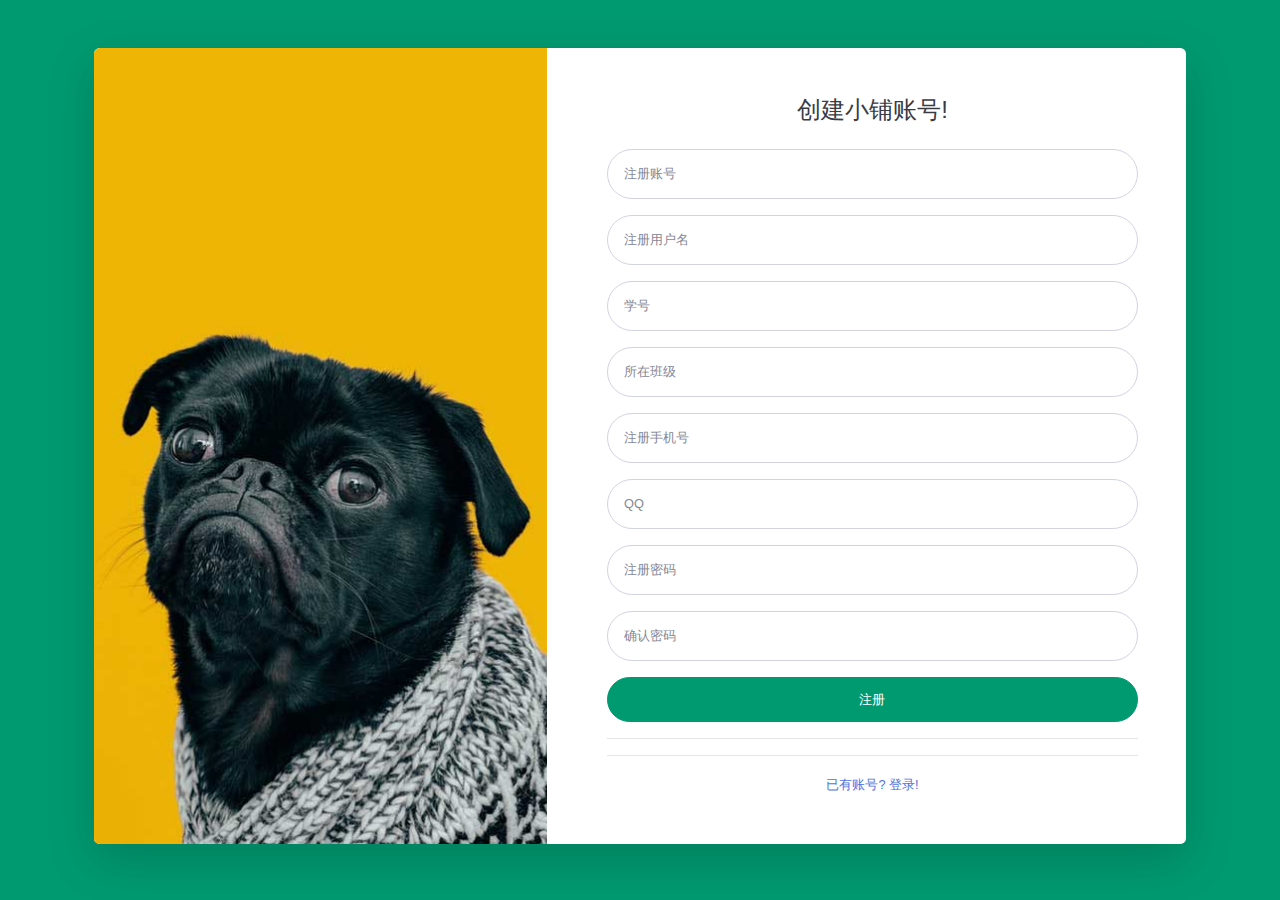
<file: register3/index.html>
<!DOCTYPE html>
<!-- saved from url=(0052)http://49.233.183.177:8080/addressbook/register.html -->
<html lang="en"><head><meta http-equiv="Content-Type" content="text/html; charset=UTF-8">


  <meta http-equiv="X-UA-Compatible" content="IE=edge">
  <meta name="viewport" content="width=device-width, initial-scale=1, shrink-to-fit=no">
  <meta name="description" content="">
  <meta name="author" content="">

  <title>注册</title>

  <link href="css/sb-admin-2.min.css" rel="stylesheet">

</head>

<body class="bg-gradient-primary">

  <div class="container">

    <div class="card o-hidden border-0 shadow-lg my-5">
      <div class="card-body p-0">
        <!-- Nested Row within Card Body -->
        <div class="row">
          <div class="col-lg-5 d-none d-lg-block bg-register-image"></div>
          <div class="col-lg-7">
            <div class="p-5">
              <div class="text-center">
                <h1 class="h4 text-gray-900 mb-4">创建小铺账号!</h1>
              </div>
              <form class="user">
                <div class="form-group">
                    <input type="text" class="form-control form-control-user" id="regist_account" name="regist_account" placeholder="注册账号">
                </div>
                <div class="form-group">
                  <input type="text" class="form-control form-control-user" id="regist_name" name="regist_name" placeholder="注册用户名">
                </div>
                <div class="form-group">
                  <input type="text" class="form-control form-control-user" id="regist_school" name="regist_school" placeholder="学号">
                </div>
                <div class="form-group">
                  <input type="text" class="form-control form-control-user" id="regist_class" name="regist_class" placeholder="所在班级">
                </div>
                <div class="form-group">
                  <input type="text" class="form-control form-control-user" id="regist_tel" name="regist_tel" placeholder="注册手机号">
                </div>
                <div class="form-group">
                  <input type="text" class="form-control form-control-user" id="regist_qq" name="regist_qq" placeholder="QQ">
                </div>
                <div class="form-group">
                  <input type="password" class="form-control form-control-user" id="regist_pwd" name="regist_pwd" placeholder="注册密码">
                </div>
                <div class="form-group">
                  <input type="password" class="form-control form-control-user" id="regist_pwd_con" name="regist_pwd_con" placeholder="确认密码">
                </div>
                 <font color="red"></font>
                   <button type="submit" class="btn btn-primary btn-user btn-block" id="registsubmit" onClick="javascript:regist()">注册</button>
                <hr>
              </form>
              <hr>
              <div class="text-center">
                <a class="small" href="login.html">已有账号? 登录!</a>              </div>
            </div>
          </div>
        </div>
      </div>
    </div>
  </div>
</body></html>
</file>
